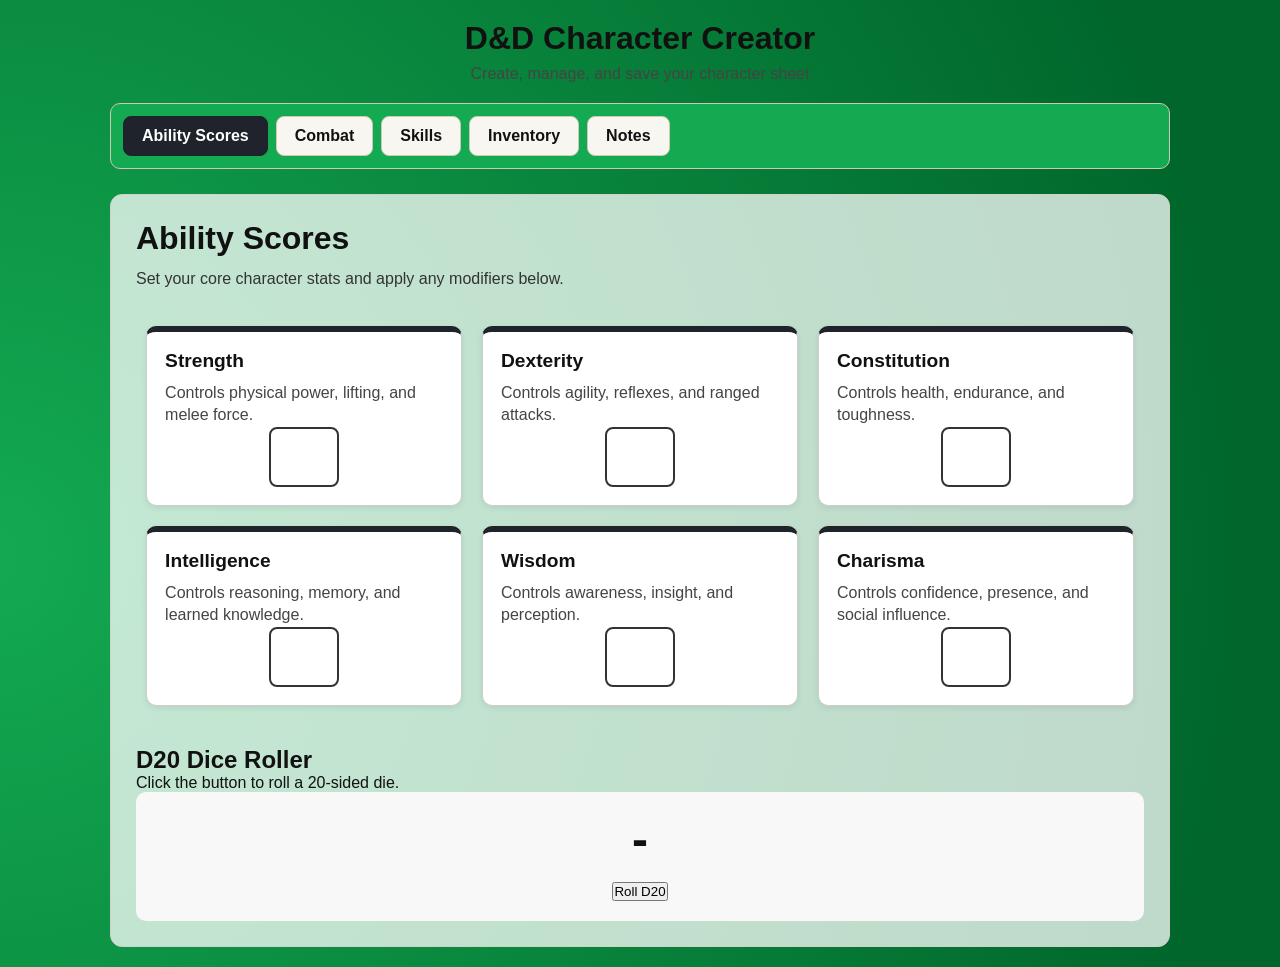
<file: index.html>
<!DOCTYPE html>
<html lang="en">
<head>
  <meta charset="UTF-8">
  <meta name="viewport" content="width=device-width, initial-scale=1.0">
  <title>D&D Character Creator</title>
  <link rel="stylesheet" href="styles.css">
</head>
<body>

  <div class="page-wrapper">

    <!-- Top Header -->
    <header class="site-header">
      <h1>D&D Character Creator</h1>
      <p>Create, manage, and save your character sheet</p>
    </header>

    <!-- Navbar Tabs -->
    <nav class="tab-navbar">
      <a href="index.html" class="tab-link active">Ability Scores</a>
      <a href="combat.html" class="tab-link">Combat</a>
      <a href="Skills.html" class="tab-link">Skills</a>
      <a href="inventory.html" class="tab-link">Inventory</a>
      <a href="notes.html" class="tab-link">Notes</a>
    </nav>

    <!-- Main Content Area -->
    <main class="content-panel">

      <section class="section-header">
        <h2>Ability Scores</h2>
        <p>
          Set your core character stats and apply any modifiers below.
        </p>
      </section>

      <section class="card-grid">
        <div class="info-card">
            <h3>Strength</h3>
            <p>Controls physical power, lifting, and melee force.</p>
            <form class="stat-box">
                <input type="number" name="strength" class="stat-input">
            </form>
        </div>

        <div class="info-card">
          <h3>Dexterity</h3>
          <p>Controls agility, reflexes, and ranged attacks.</p>
          <form class="stat-box">
                <input type="number" name="Dexterity" class="stat-input">
            </form>
        </div>

        <div class="info-card">
          <h3>Constitution</h3>
          <p>Controls health, endurance, and toughness.</p>
          <form class="stat-box">
                <input type="number" name="Constitution" class="stat-input">
            </form>
        </div>

        <div class="info-card">
          <h3>Intelligence</h3>
          <p>Controls reasoning, memory, and learned knowledge.</p>
          <form class="stat-box">
                <input type="number" name="Intelligence" class="stat-input">
            </form>
        </div>

        <div class="info-card">
          <h3>Wisdom</h3>
          <p>Controls awareness, insight, and perception.</p>
          <form class="stat-box">
                <input type="number" name="Wisdom" class="stat-input">
            </form>
        </div>

        <div class="info-card">
          <h3>Charisma</h3>
          <p>Controls confidence, presence, and social influence.</p>
          <form class="stat-box">
                <input type="number" name="Charisma" class="stat-input">
            </form>
        </div>
      </section>

      <section class="dice-section">
        <h2>D20 Dice Roller</h2>
        <p>Click the button to roll a 20-sided die.</p>

        <div class="dice-box">
          <div id="d20Result" class="dice-result">-</div>
          <button type="button" id="rollD20Btn">Roll D20</button>
        </div>
      </section>

    </main>
  </div>
  <script src="scripts.js"></script>
</body>
</html>
</file>
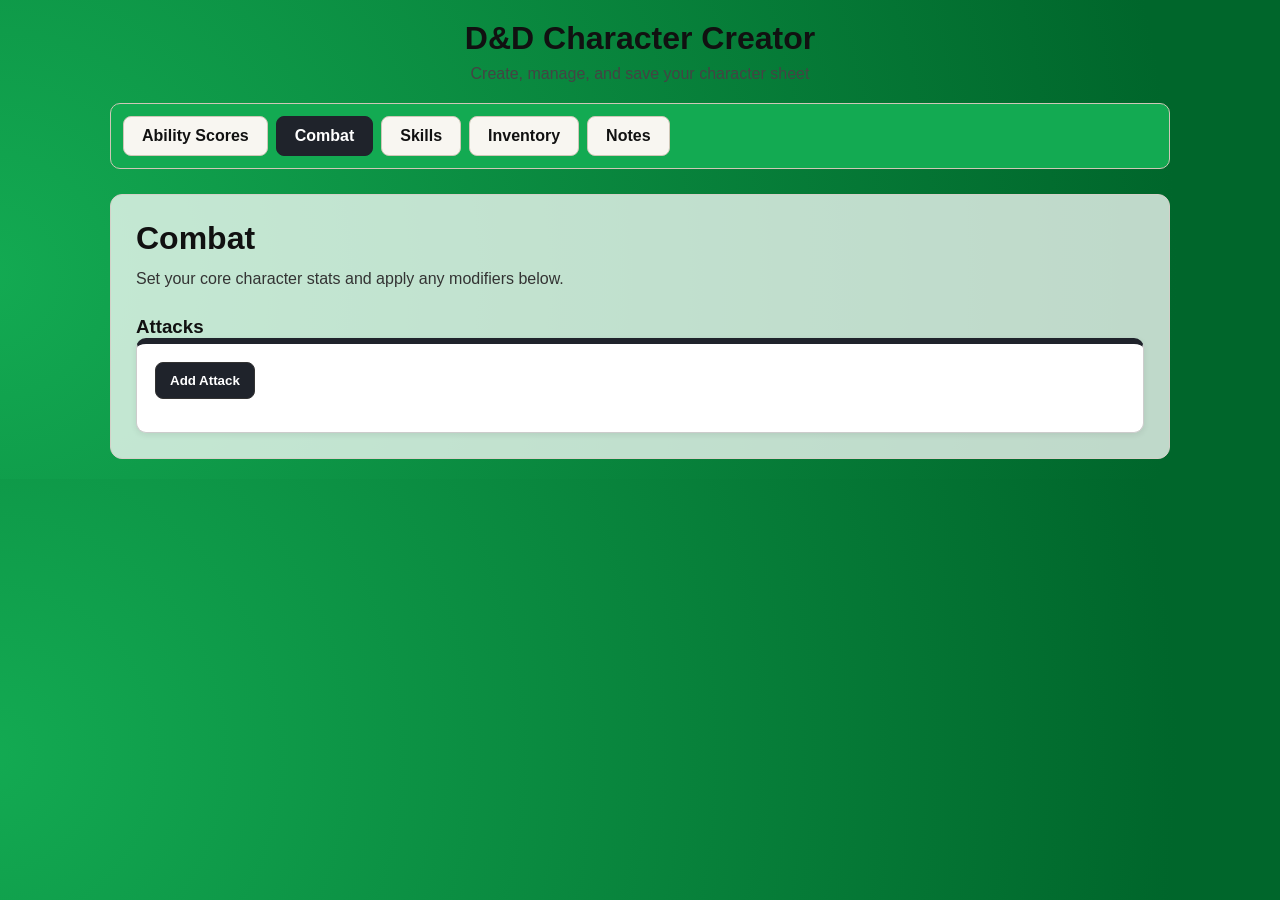
<file: combat.html>
<!DOCTYPE html>
<html lang="en">
<head>
  <meta charset="UTF-8">
  <meta name="viewport" content="width=device-width, initial-scale=1.0">
  <title>D&D Character Creator</title>
  <link rel="stylesheet" href="styles.css">
</head>
<body>

  <div class="page-wrapper">

    <!-- Top Header -->
    <header class="site-header">
      <h1>D&D Character Creator</h1>
      <p>Create, manage, and save your character sheet</p>
    </header>

    <!-- Navbar Tabs -->
    <nav class="tab-navbar">
      <a href="index.html" class="tab-link">Ability Scores</a>
      <a href="combat.html" class="tab-link active">Combat</a>
      <a href="Skills.html" class="tab-link">Skills</a>
      <a href="inventory.html" class="tab-link">Inventory</a>
      <a href="notes.html" class="tab-link">Notes</a>
    </nav>

    <!-- Main Content Area -->
    <main class="content-panel">

      <section class="section-header">
        <h2>Combat</h2>
        <p>
          Set your core character stats and apply any modifiers below.
        </p>
      </section>

      <section>
            <h3>Attacks</h3>

            <div class="info-card">
            <button type="button" id="addAttackBtn" class="add-btn">Add Attack</button>
            <div id="attackContainer" class="attack-container"></div>
            </div>
        </section>

      

    </main>
  </div>
  <script src="scripts.js"></script>
</body>
</html>
</file>
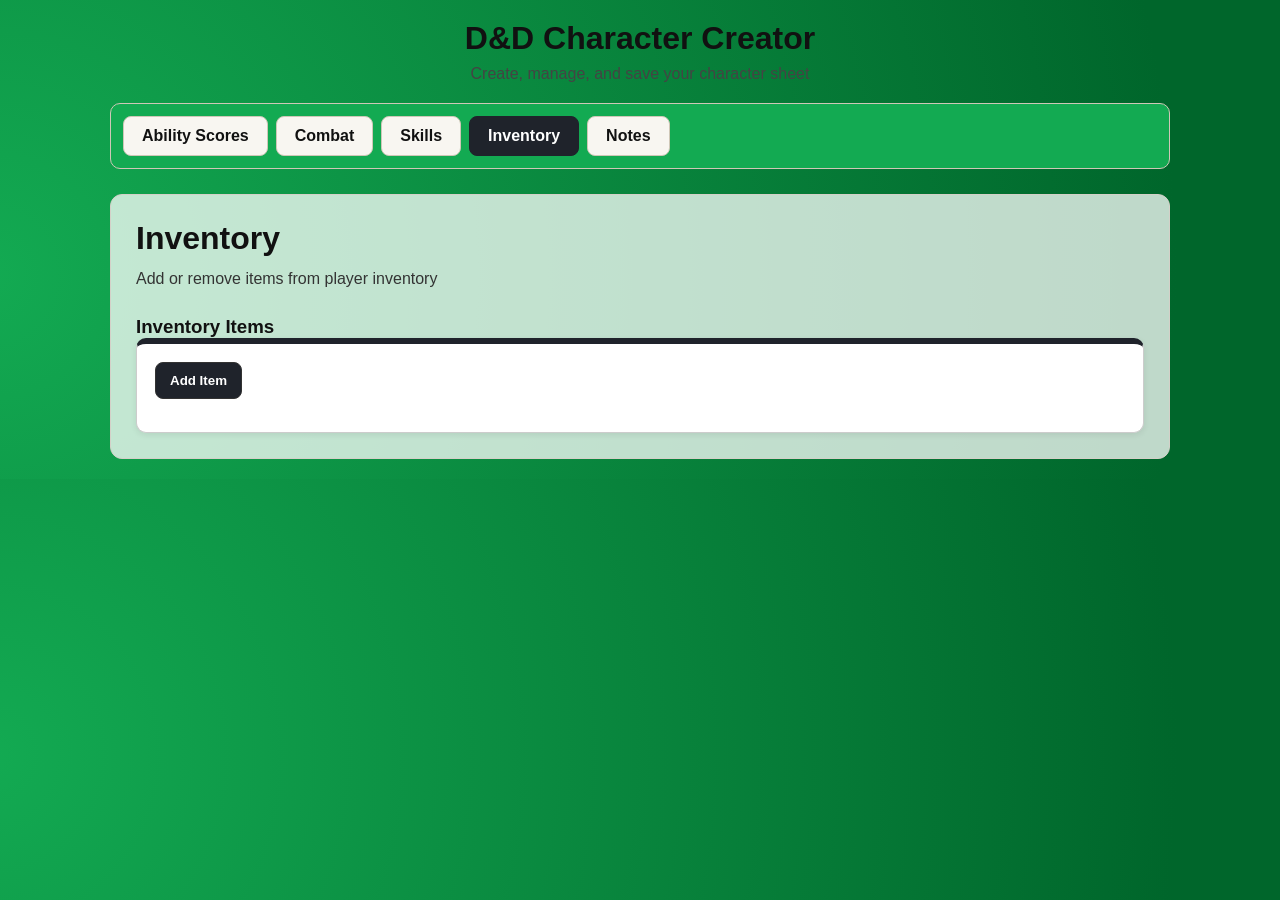
<file: inventory.html>
<!DOCTYPE html>
<html lang="en">
<head>
  <meta charset="UTF-8">
  <meta name="viewport" content="width=device-width, initial-scale=1.0">
  <title>D&D Character Creator</title>
  <link rel="stylesheet" href="styles.css">
</head>
<body>

  <div class="page-wrapper">

    <!-- Top Header -->
    <header class="site-header">
      <h1>D&D Character Creator</h1>
      <p>Create, manage, and save your character sheet</p>
    </header>

    <!-- Navbar Tabs -->
    <nav class="tab-navbar">
      <a href="index.html" class="tab-link">Ability Scores</a>
      <a href="combat.html" class="tab-link">Combat</a>
      <a href="Skills.html" class="tab-link">Skills</a>
      <a href="inventory.html" class="tab-link active">Inventory</a>
      <a href="notes.html" class="tab-link">Notes</a>
    </nav>

    <!-- Main Content Area -->
    <main class="content-panel">

        <section class="section-header">
            <h2>Inventory</h2>
            <p>
              Add or remove items from player inventory
            </p>
        </section>

        <section>
            <h3>Inventory Items</h3>

            <div class="info-card">
            <button type="button" id="addItemBtn" class="add-btn">Add Item</button>
            <div id="inventoryContainer" class="inventory-container"></div>
            </div>
        </section>

      

    </main>
  </div>
  <script src="scripts.js"></script>
</body>
</html>
</file>
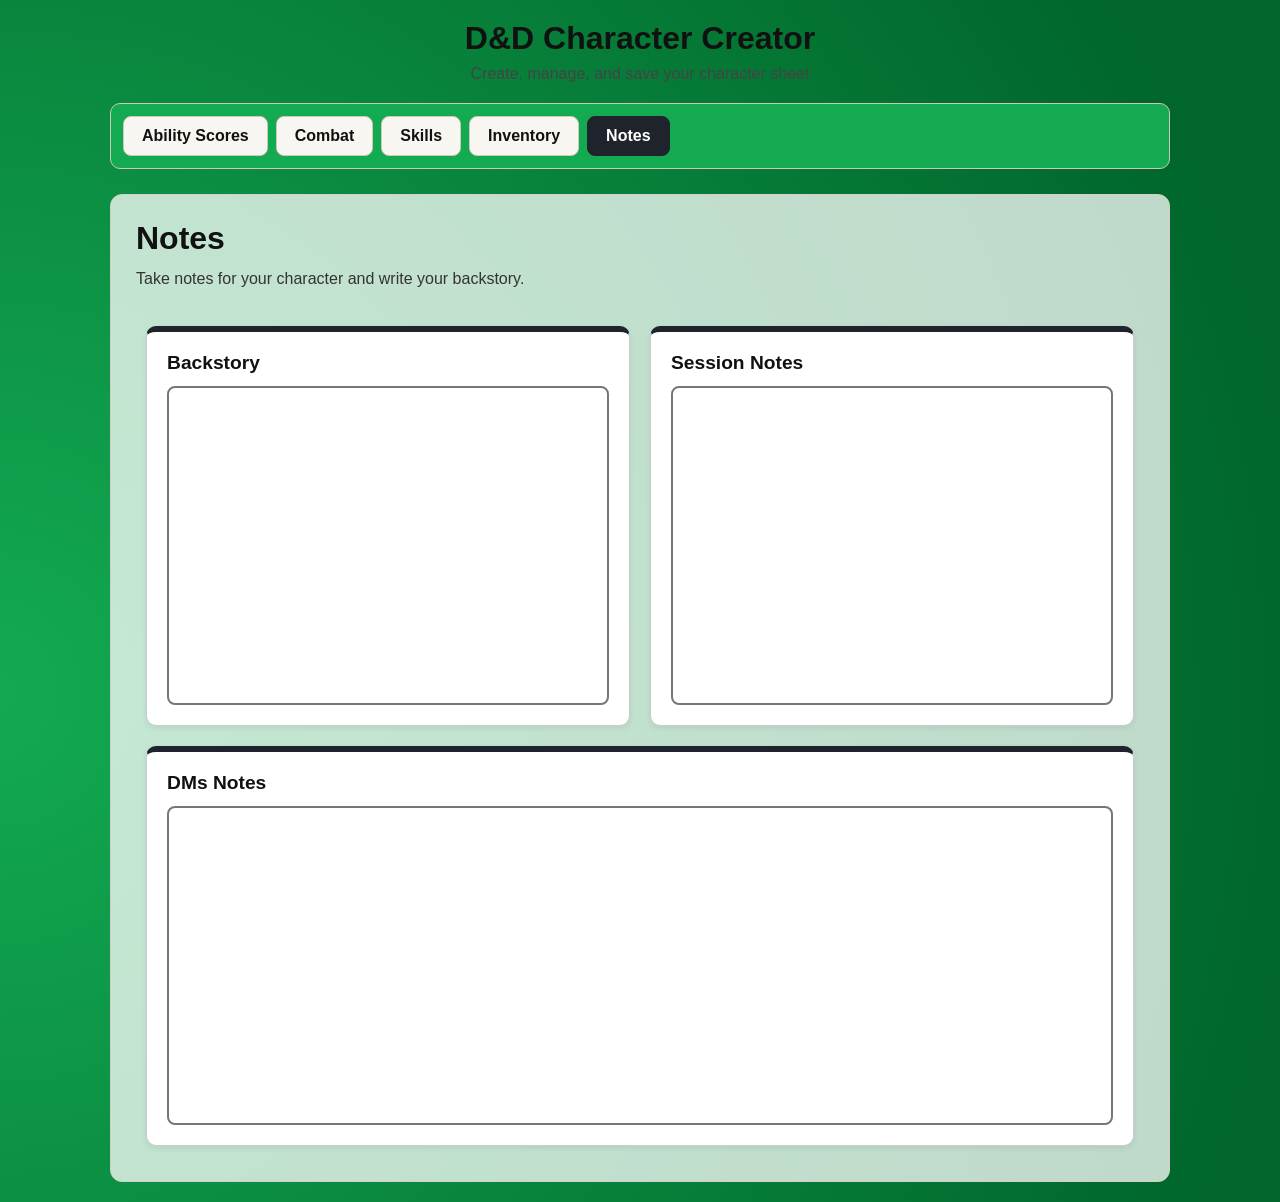
<file: notes.html>
<!DOCTYPE html>
<html lang="en">
<head>
  <meta charset="UTF-8">
  <meta name="viewport" content="width=device-width, initial-scale=1.0">
  <title>D&D Character Creator</title>
  <link rel="stylesheet" href="styles.css">
</head>
<body>

  <div class="page-wrapper">

    <!-- Top Header -->
    <header class="site-header">
      <h1>D&D Character Creator</h1>
      <p>Create, manage, and save your character sheet</p>
    </header>

    <!-- Navbar Tabs -->
    <nav class="tab-navbar">
      <a href="index.html" class="tab-link">Ability Scores</a>
      <a href="combat.html" class="tab-link">Combat</a>
      <a href="Skills.html" class="tab-link">Skills</a>
      <a href="inventory.html" class="tab-link">Inventory</a>
      <a href="notes.html" class="tab-link active">Notes</a>
    </nav>

    <!-- Main Content Area -->
    <main class="content-panel">

      <section class="section-header">
        <h2>Notes</h2>
        <p>
          Take notes for your character and write your backstory.
        </p>
      </section>

      <section class="card-grid">
        <div class="notes-card">
            <h3>Backstory</h3>
            <form class="note-box">
                <textarea type="text" name="Backstory" class="note-input"></textarea>
            </form>
        </div>
      
        <div class="notes-card">
            <h3>Session Notes</h3>
            <form class="note-box">
                <textarea type="text" name="Session-notes" class="note-input"></textarea>
            </form>
        </div>
      </section>

      <section class="card-grid">
        <div class="notes-card">
            <h3>DMs Notes</h3>
            <form class="note-box">
                <textarea type="text" name="dm-notes" class="note-input"></textarea>
            </form>
        </div>
      </section>

      

    </main>
  </div>
  <script src="scripts.js"></script>
</body>
</html>
</file>
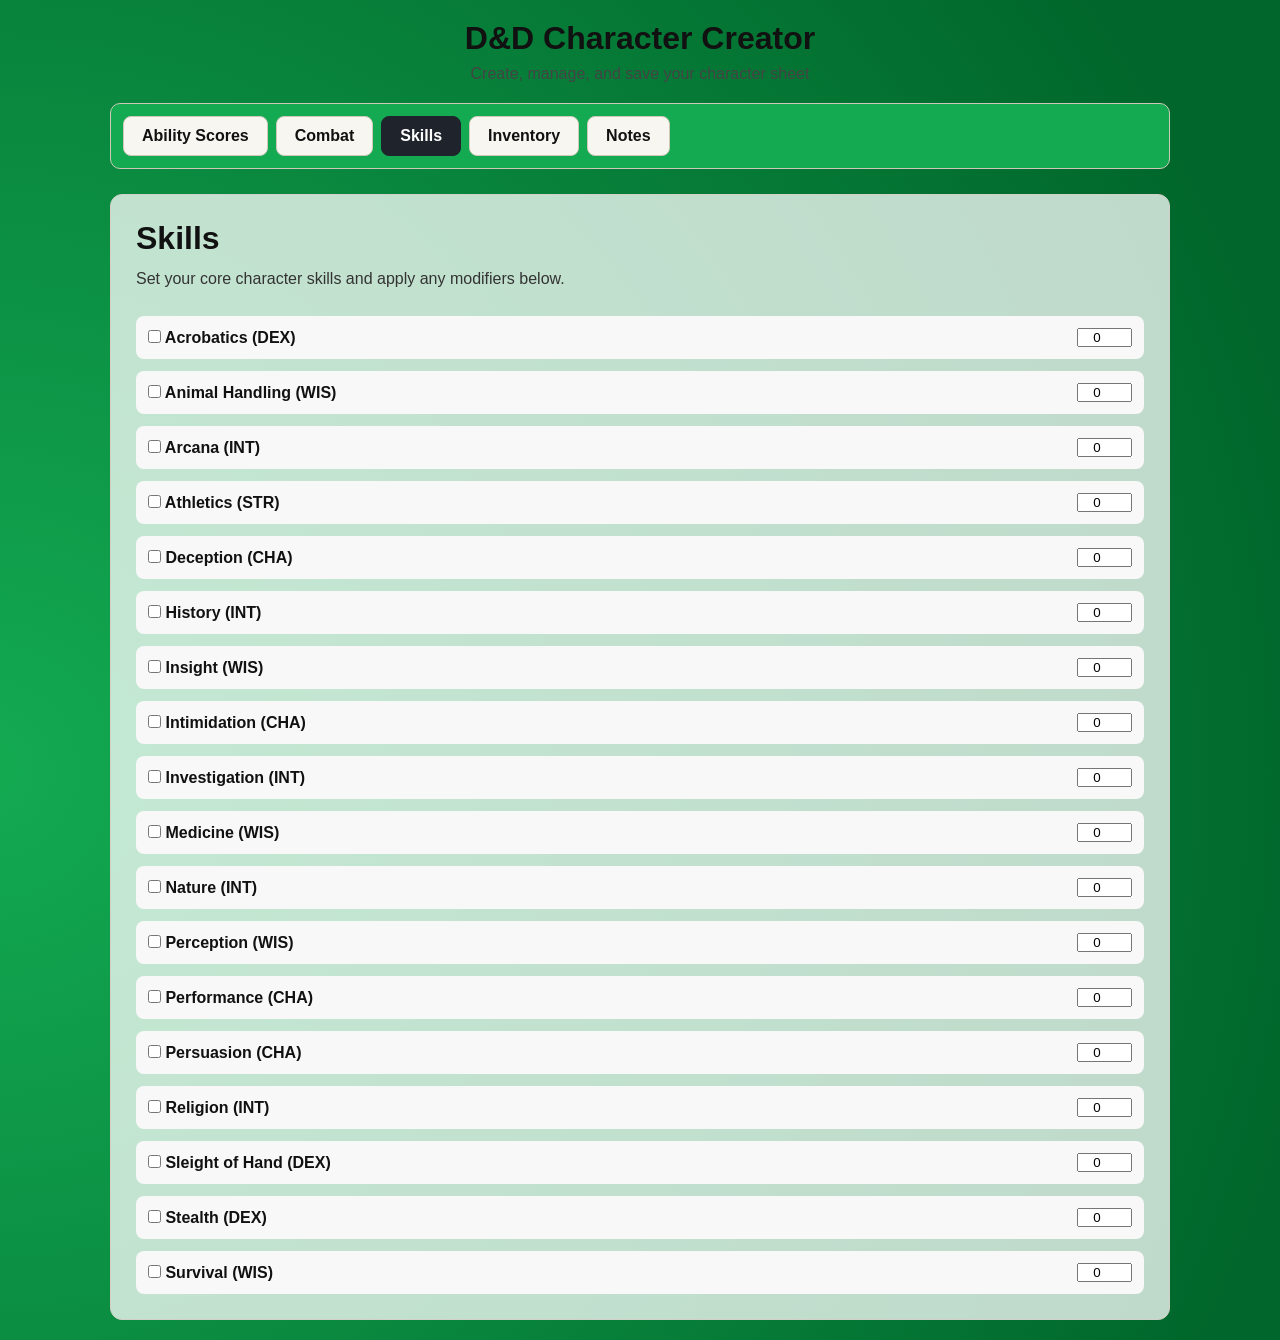
<file: Skills.html>
<!DOCTYPE html>
<html lang="en">
<head>
  <meta charset="UTF-8">
  <meta name="viewport" content="width=device-width, initial-scale=1.0">
  <title>D&D Character Creator</title>
  <link rel="stylesheet" href="styles.css">
</head>
<body>

  <div class="page-wrapper">

    <!-- Top Header -->
    <header class="site-header">
      <h1>D&D Character Creator</h1>
      <p>Create, manage, and save your character sheet</p>
    </header>

    <!-- Navbar Tabs -->
    <nav class="tab-navbar">
      <a href="index.html" class="tab-link">Ability Scores</a>
      <a href="combat.html" class="tab-link">Combat</a>
      <a href="Skills.html" class="tab-link active">Skills</a>
      <a href="inventory.html" class="tab-link">Inventory</a>
      <a href="notes.html" class="tab-link">Notes</a>
    </nav>

    <!-- Main Content Area -->
    <main class="content-panel">

      <section class="section-header">
        <h2>Skills</h2>
        <p>
          Set your core character skills and apply any modifiers below.
        </p>
      </section>

      <section class="skills-grid">

  <div class="skill-row">
    <label><input type="checkbox" class="skill-prof" data-skill="Acrobatics"> Acrobatics (DEX)</label>
    <input type="number" class="skill-mod" data-skill="Acrobatics" value="0">
  </div>

  <div class="skill-row">
    <label><input type="checkbox" class="skill-prof" data-skill="Animal Handling"> Animal Handling (WIS)</label>
    <input type="number" class="skill-mod" data-skill="Animal Handling" value="0">
  </div>

  <div class="skill-row">
    <label><input type="checkbox" class="skill-prof" data-skill="Arcana"> Arcana (INT)</label>
    <input type="number" class="skill-mod" data-skill="Arcana" value="0">
  </div>

  <div class="skill-row">
    <label><input type="checkbox" class="skill-prof" data-skill="Athletics"> Athletics (STR)</label>
    <input type="number" class="skill-mod" data-skill="Athletics" value="0">
  </div>

  <div class="skill-row">
    <label><input type="checkbox" class="skill-prof" data-skill="Deception"> Deception (CHA)</label>
    <input type="number" class="skill-mod" data-skill="Deception" value="0">
  </div>

  <div class="skill-row">
    <label><input type="checkbox" class="skill-prof" data-skill="History"> History (INT)</label>
    <input type="number" class="skill-mod" data-skill="History" value="0">
  </div>

  <div class="skill-row">
    <label><input type="checkbox" class="skill-prof" data-skill="Insight"> Insight (WIS)</label>
    <input type="number" class="skill-mod" data-skill="Insight" value="0">
  </div>

  <div class="skill-row">
    <label><input type="checkbox" class="skill-prof" data-skill="Intimidation"> Intimidation (CHA)</label>
    <input type="number" class="skill-mod" data-skill="Intimidation" value="0">
  </div>

  <div class="skill-row">
    <label><input type="checkbox" class="skill-prof" data-skill="Investigation"> Investigation (INT)</label>
    <input type="number" class="skill-mod" data-skill="Investigation" value="0">
  </div>

  <div class="skill-row">
    <label><input type="checkbox" class="skill-prof" data-skill="Medicine"> Medicine (WIS)</label>
    <input type="number" class="skill-mod" data-skill="Medicine" value="0">
  </div>

  <div class="skill-row">
    <label><input type="checkbox" class="skill-prof" data-skill="Nature"> Nature (INT)</label>
    <input type="number" class="skill-mod" data-skill="Nature" value="0">
  </div>

  <div class="skill-row">
    <label><input type="checkbox" class="skill-prof" data-skill="Perception"> Perception (WIS)</label>
    <input type="number" class="skill-mod" data-skill="Perception" value="0">
  </div>

  <div class="skill-row">
    <label><input type="checkbox" class="skill-prof" data-skill="Performance"> Performance (CHA)</label>
    <input type="number" class="skill-mod" data-skill="Performance" value="0">
  </div>

  <div class="skill-row">
    <label><input type="checkbox" class="skill-prof" data-skill="Persuasion"> Persuasion (CHA)</label>
    <input type="number" class="skill-mod" data-skill="Persuasion" value="0">
  </div>

  <div class="skill-row">
    <label><input type="checkbox" class="skill-prof" data-skill="Religion"> Religion (INT)</label>
    <input type="number" class="skill-mod" data-skill="Religion" value="0">
  </div>

  <div class="skill-row">
    <label><input type="checkbox" class="skill-prof" data-skill="Sleight of Hand"> Sleight of Hand (DEX)</label>
    <input type="number" class="skill-mod" data-skill="Sleight of Hand" value="0">
  </div>

  <div class="skill-row">
    <label><input type="checkbox" class="skill-prof" data-skill="Stealth"> Stealth (DEX)</label>
    <input type="number" class="skill-mod" data-skill="Stealth" value="0">
  </div>

  <div class="skill-row">
    <label><input type="checkbox" class="skill-prof" data-skill="Survival"> Survival (WIS)</label>
    <input type="number" class="skill-mod" data-skill="Survival" value="0">
  </div>

</section>

      

    </main>
  </div>
  <script src="scripts.js"></script>
</body>
</html>
</file>
<file: styles.css>
* {
  margin: 0;
  padding: 0;
  box-sizing: border-box;
}

body {
  font-family: Arial, sans-serif;
  background: radial-gradient(circle at -1% 57.5%, rgb(19, 170, 82) 0%, rgb(0, 102, 43) 90%);
  color: #111;
}

.page-wrapper {
  max-width: 1100px;
  margin: 0 auto;
  padding: 20px;
}

.site-header {
  text-align: center;
  margin-bottom: 20px;
}

.site-header h1 {
  font-size: 2rem;
  margin-bottom: 8px;
}

.site-header p {
  font-size: 1rem;
  color: #444;
}

/* Navbar */
.tab-navbar {
  display: flex;
  flex-wrap: wrap;
  gap: 8px;
  background: rgb(19, 170, 82);
  padding: 12px;
  border: 1px solid #cfc7b7;
  border-radius: 10px;
  margin-bottom: 25px;
}

.tab-link {
  text-decoration: none;
  color: #111;
  background: #f8f6f1;
  padding: 10px 18px;
  border: 1px solid #cfc7b7;
  border-radius: 8px;
  font-weight: bold;
  transition: 0.2s ease;
}

.tab-link:hover {
  background: #d9e6f7;
}

.tab-link.active {
  background: #1f232b;
  color: white;
  border-color: #1f232b;
}

/* Main content panel */
.content-panel {
  background: rgba(255, 255, 255, 0.75);
  border: 1px solid #d4d0c8;
  border-radius: 12px;
  padding: 25px;
}

.section-header {
  margin-bottom: 25px;
}

.section-header h2 {
  font-size: 2rem;
  margin-bottom: 10px;
}

.section-header p {
  font-size: 1rem;
  color: #333;
  line-height: 1.5;
}

/* Cards */
.card-grid {
  display: grid;
  grid-template-columns: repeat(auto-fit, minmax(240px, 1fr));
  gap: 20px;
  padding: 1%;
}

.info-card {
  background: #fff;
  border: 1px solid #ccc;
  border-top: 6px solid #1f232b;
  border-radius: 10px;
  padding: 18px;
  box-shadow: 0 2px 6px rgba(0, 0, 0, 0.08);
}

.info-card h3 {
  margin-bottom: 10px;
  font-size: 1.2rem;
}

.info-card p {
  color: #444;
  line-height: 1.4;
}

.stat-input {
  width: 70px;
  height: 60px;
  text-align: center;
  font-size: 1.2rem;
  border: 2px solid #333;
  border-radius: 8px;
  outline: none;
}

.stat-box {
    text-align: center;
}

/* Notes */

.note-input {
  flex: 1;
  width: 100%;
  height: 100%;
  padding: 12px;
  font-size: 1rem;
  border: 2px solid #777;
  border-radius: 8px;
  outline: none;
  resize: none;
}

.notes-card {
  background: #fff;
  border: 1px solid #ccc;
  border-top: 6px solid #1f232b;
  border-radius: 10px;
  padding: 20px;
  box-shadow: 0 2px 6px rgba(0, 0, 0, 0.08);

  display: flex;
  flex-direction: column;
  height: 400px;
}

.notes-card h3 {
  margin-bottom: 12px;
  font-size: 1.2rem;
}

textarea {
    border-radius: 10px;
    padding-left: 5%;
    padding-right: 5%;
    padding-bottom: 80%;
}

.note-box {
  flex: 1;
  display: flex;
}

/* Attacks */

.attack-container {
  display: flex;
  flex-direction: column;
  gap: 15px;
  margin-top: 15px;
}

.attack-card {
  background: #f8f8f8;
  border: 1px solid #ccc;
  border-left: 6px solid #1f232b;
  border-radius: 10px;
  padding: 15px;
  display: flex;
  flex-direction: column;
  gap: 12px;
}

.attack-row {
  display: flex;
  gap: 12px;
  flex-wrap: wrap;
}

.attack-field {
  display: flex;
  flex-direction: column;
  gap: 6px;
  flex: 1;
}

.attack-field label {
  font-weight: bold;
  font-size: 0.95rem;
}

.attack-field input,
.attack-field select,
.attack-field textarea {
  width: 100%;
  padding: 10px;
  font-size: 1rem;
  border: 2px solid #333;
  border-radius: 8px;
  outline: none;
}

.attack-field textarea {
  min-height: 90px;
  resize: none;
}

.add-btn,
.remove-btn {
  padding: 10px 14px;
  border: 1px solid #333;
  border-radius: 8px;
  background: #1f232b;
  color: white;
  font-weight: bold;
  cursor: pointer;
}

.remove-btn {
  align-self: flex-start;
}

/* Inventory */

.inventory-container {
  display: flex;
  flex-direction: column;
  gap: 15px;
  margin-top: 15px;
}

.inventory-card {
  background: #f8f8f8;
  border: 1px solid #ccc;
  border-left: 6px solid #1f232b;
  border-radius: 10px;
  padding: 15px;
  display: flex;
  flex-direction: column;
  gap: 12px;
}

.inventory-row {
  display: flex;
  gap: 12px;
  flex-wrap: wrap;
}

.inventory-field {
  display: flex;
  flex-direction: column;
  gap: 6px;
  flex: 1;
}

.inventory-field label {
  font-weight: bold;
  font-size: 0.95rem;
}

.inventory-field input,
.inventory-field select {
  width: 100%;
  padding: 10px;
  font-size: 1rem;
  border: 2px solid #333;
  border-radius: 8px;
  outline: none;
}

/* Skills */
.skills-grid {
  display: grid;
  gap: 12px;
  margin-top: 20px;
}

.skill-row {
  display: flex;
  justify-content: space-between;
  align-items: center;
  background: #f8f8f8;
  padding: 12px;
  border-radius: 8px;
}

.skill-row label {
  font-weight: bold;
}

.skill-mod {
  width: 55px;
  text-align: center;
}

/*Dice Roller*/
.dice-section {
  margin-top: 30px;
}

.dice-box {
  background: #f8f8f8;
  padding: 20px;
  border-radius: 10px;
  text-align: center;
}

.dice-result {
  font-size: 3rem;
  font-weight: bold;
  margin-bottom: 15px;
}
</file>
